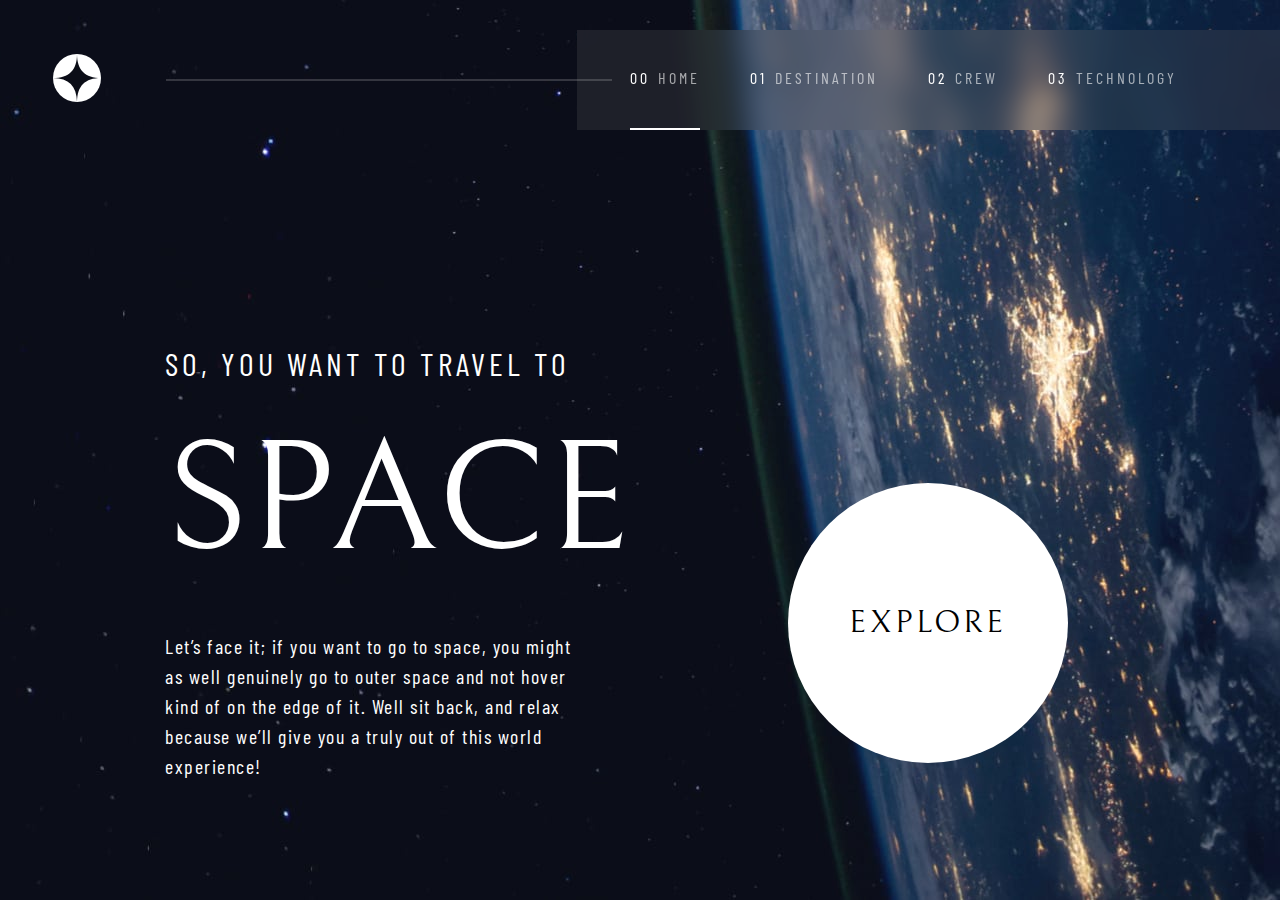
<file: space-tourism-website-main/starter-code/index.html>
<!DOCTYPE html>
<html lang="en">
<head>
  <meta charset="UTF-8">
  <meta name="viewport" content="width=device-width, initial-scale=1.0">
  <link rel="preconnect" href="https://fonts.googleapis.com">
  <link rel="preconnect" href="https://fonts.gstatic.com" crossorigin>
  <link href="https://fonts.googleapis.com/css2?family=Barlow+Condensed&family=Bellefair&display=swap" rel="stylesheet">
  <link rel="icon" type="image/png" sizes="32x32" href="./assets/favicon-32x32.png">
  <link rel="stylesheet" href="./css/style.css">
  <title>Frontend Mentor | Space tourism website</title>
</head>
<body>
  <div class="wraper">
    <div class="header-container">
      <header>
        <div class="logo">
          <img src="./assets/shared/logo.svg" alt="Website Logo">
        </div>
        <div class="mid-line"></div>
        <nav>
          <ul>
            <li>
              <a href="index.html" class="home-link">
                <div class="number">00</div>  
                HOME
              </a>
            </li>
            <li>
              <a href="destination.html" class="destination-link">
                <div class="number">01</div>
                DESTINATION
              </a>
            </li>
            <li>
              <a href="crew.html" class="crew-link">
                <div class="number">02</div>
                CREW
              </a>
            </li>
            <li>
              <a href="technology.html" class="technology-link">
                <div class="number">03</div>
                TECHNOLOGY
              </a>
            </li>
          </ul>
        </nav>
        <div class="hamburger">
          <li class="line line-1"></li>
          <li class="line line-2"></li>
          <li class="line line-3"></li>
        </div>
      </header>
    </div>
    <main class="home-grid">
      <section class="text-cont">
        <div class="text">
          <h3>So, you want to travel to</h3>
          <h1>Space</h1>      
          <p>Let’s face it; if you want to go to space, you might as well genuinely go to 
            outer space and not hover kind of on the edge of it. Well sit back, and relax 
            because we’ll give you a truly out of this world experience!</p>
        </div>
      </section>
      <section class="explore-cont">
        <div class="circle-layer">
          <div class="circle">
            <a href="destination.html">Explore</a>
          </div>
        </div>
      </section>
    </main>
  </div>
  <script src="./js/app.js"></script>
</body>
</html>
</file>
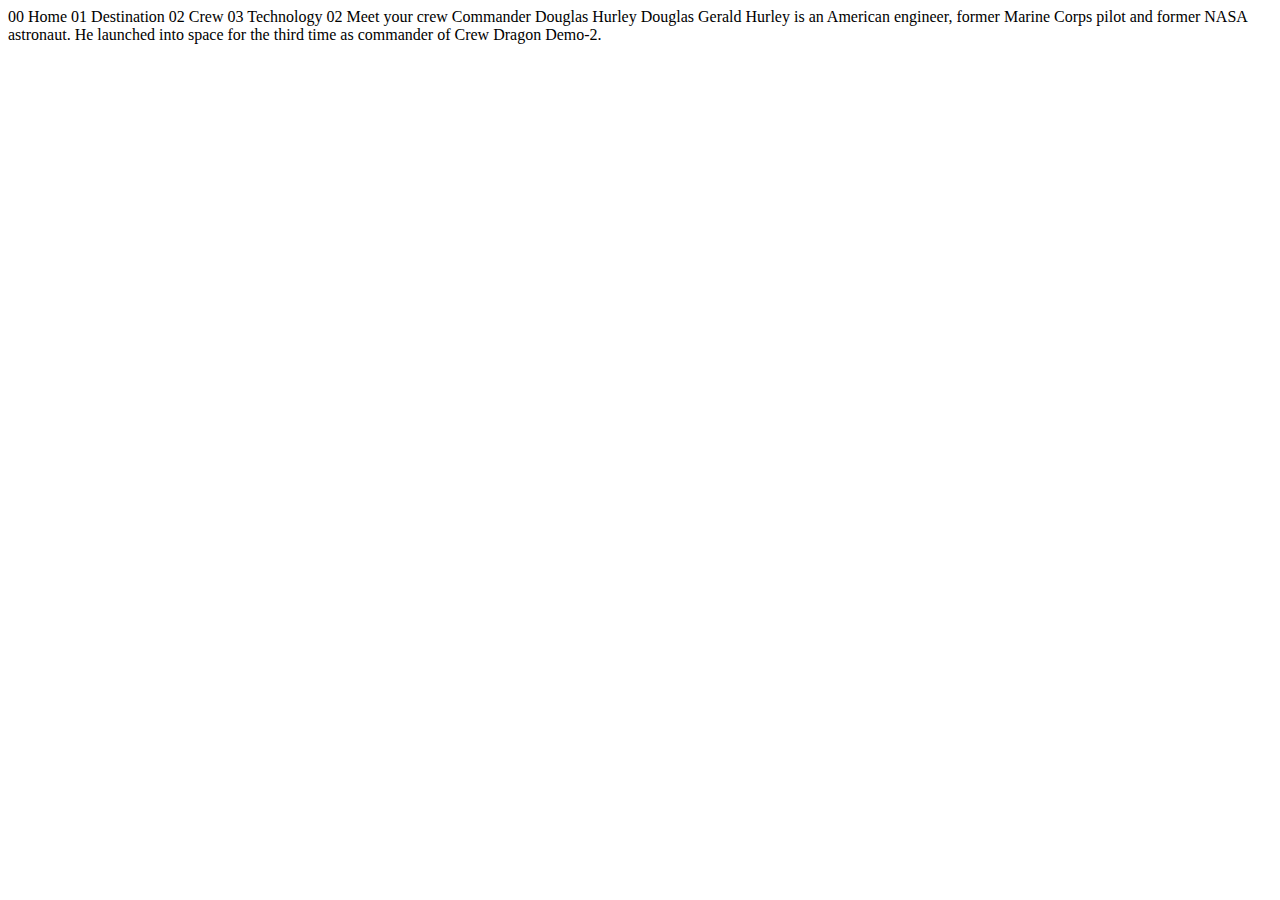
<file: space-tourism-website-main/starter-code/crew-commander.html>
<!DOCTYPE html>
<html lang="en">
<head>
  <meta charset="UTF-8">
  <meta name="viewport" content="width=device-width, initial-scale=1.0">

  <link rel="icon" type="image/png" sizes="32x32" href="./assets/favicon-32x32.png">
  
  <title>Frontend Mentor | Space tourism website</title>
</head>
<body>

  00 Home
  01 Destination
  02 Crew
  03 Technology

  02 Meet your crew

  Commander
  Douglas Hurley

  Douglas Gerald Hurley is an American engineer, former Marine Corps pilot 
  and former NASA astronaut. He launched into space for the third time as 
  commander of Crew Dragon Demo-2.
</body>
</html>
</file>
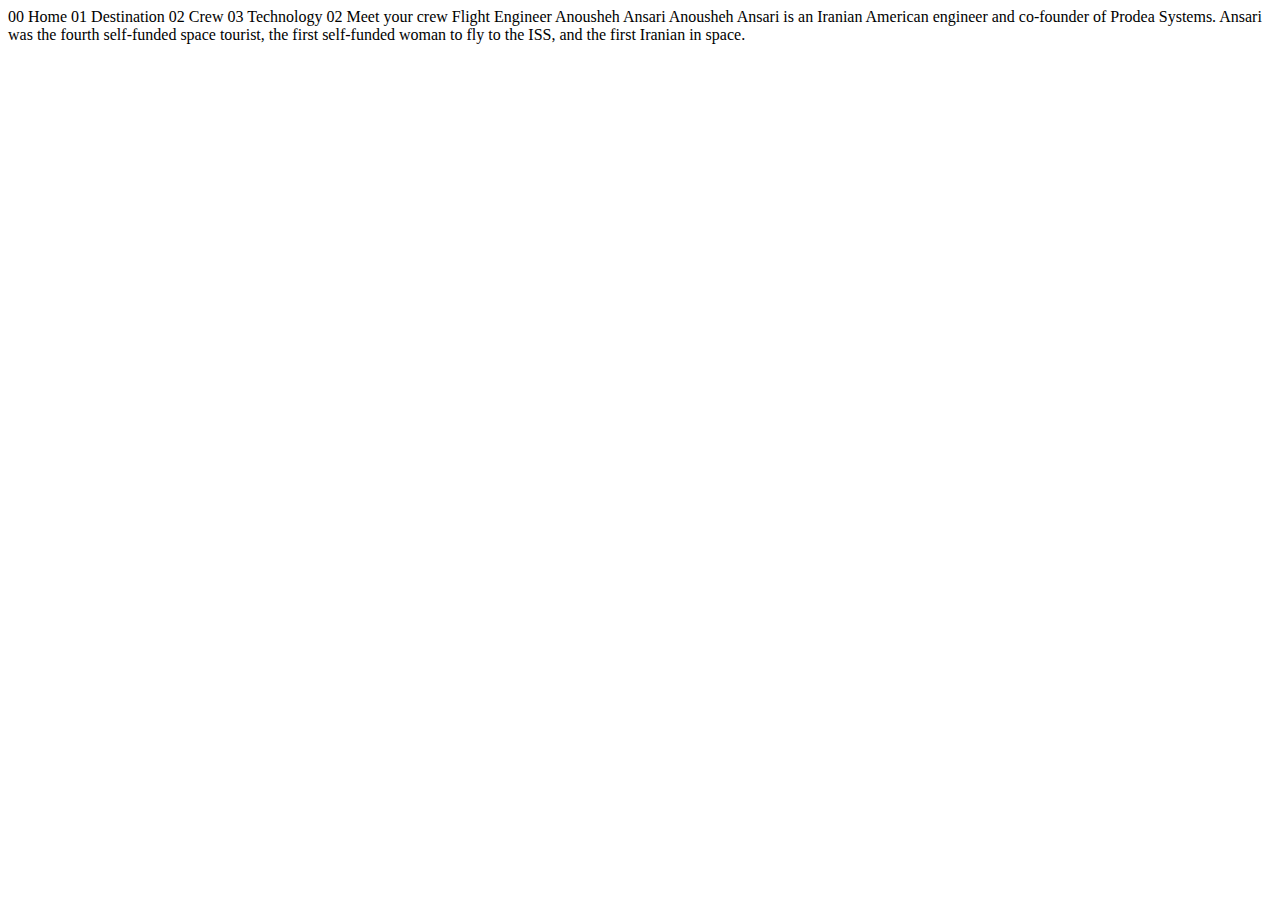
<file: space-tourism-website-main/starter-code/crew-engineer.html>
<!DOCTYPE html>
<html lang="en">
<head>
  <meta charset="UTF-8">
  <meta name="viewport" content="width=device-width, initial-scale=1.0">

  <link rel="icon" type="image/png" sizes="32x32" href="./assets/favicon-32x32.png">
  
  <title>Frontend Mentor | Space tourism website</title>
</head>
<body>

  00 Home
  01 Destination
  02 Crew
  03 Technology

  02 Meet your crew

  Flight Engineer
  Anousheh Ansari

  Anousheh Ansari is an Iranian American engineer and co-founder of Prodea Systems. 
  Ansari was the fourth self-funded space tourist, the first self-funded woman to 
  fly to the ISS, and the first Iranian in space. 
</body>
</html>
</file>
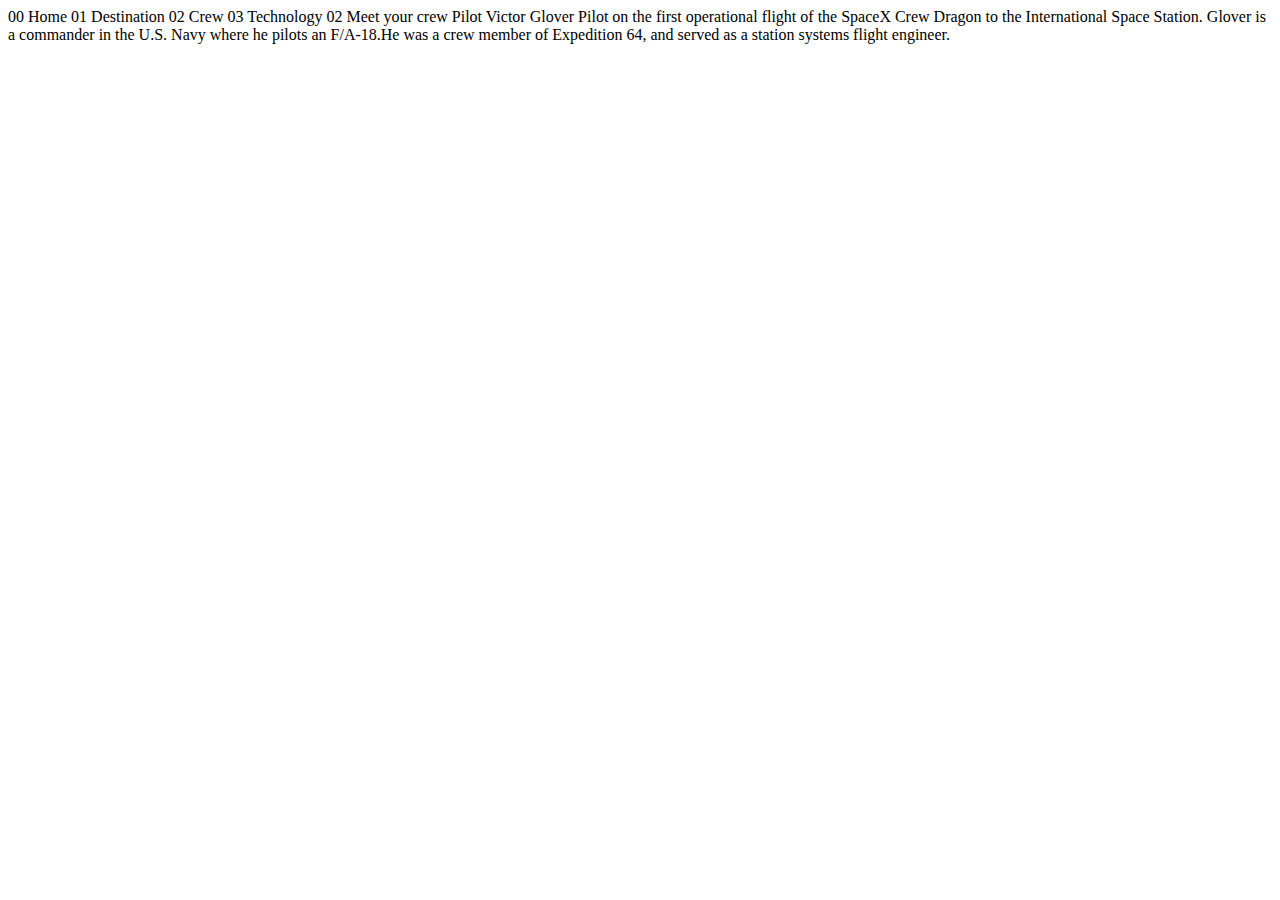
<file: space-tourism-website-main/starter-code/crew-pilot.html>
<!DOCTYPE html>
<html lang="en">
<head>
  <meta charset="UTF-8">
  <meta name="viewport" content="width=device-width, initial-scale=1.0">

  <link rel="icon" type="image/png" sizes="32x32" href="./assets/favicon-32x32.png">
  
  <title>Frontend Mentor | Space tourism website</title>
</head>
<body>

  00 Home
  01 Destination
  02 Crew
  03 Technology

  02 Meet your crew

  Pilot
  Victor Glover

  Pilot on the first operational flight of the SpaceX Crew Dragon to the 
  International Space Station. Glover is a commander in the U.S. Navy where 
  he pilots an F/A-18.He was a crew member of Expedition 64, and served as a 
  station systems flight engineer. 
</body>
</html>
</file>
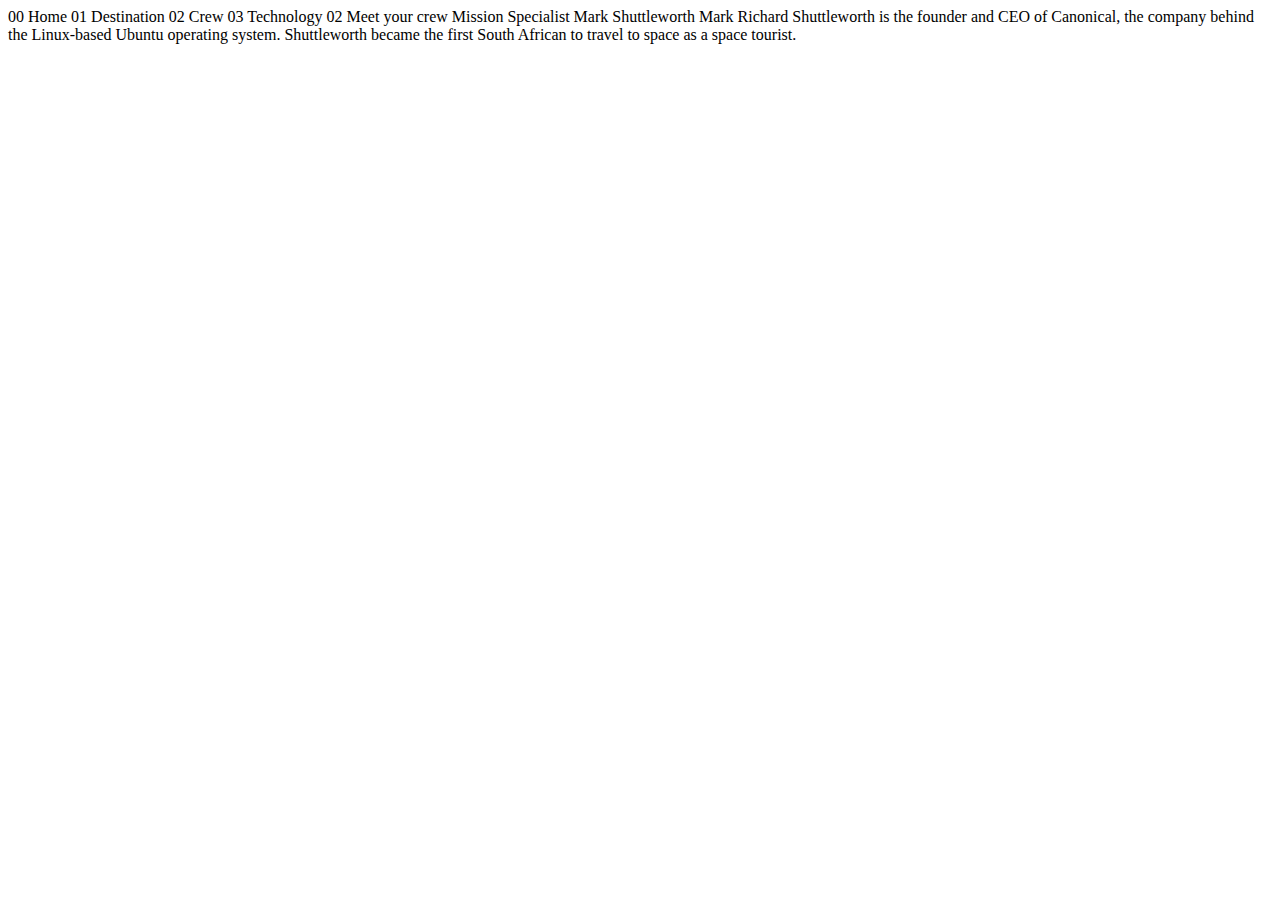
<file: space-tourism-website-main/starter-code/crew-specialist.html>
<!DOCTYPE html>
<html lang="en">
<head>
  <meta charset="UTF-8">
  <meta name="viewport" content="width=device-width, initial-scale=1.0">

  <link rel="icon" type="image/png" sizes="32x32" href="./assets/favicon-32x32.png">
  
  <title>Frontend Mentor | Space tourism website</title>
</head>
<body>

  00 Home
  01 Destination
  02 Crew
  03 Technology

  02 Meet your crew

  Mission Specialist
  Mark Shuttleworth

  Mark Richard Shuttleworth is the founder and CEO of Canonical, the company behind 
  the Linux-based Ubuntu operating system. Shuttleworth became the first South 
  African to travel to space as a space tourist.
</body>
</html>
</file>
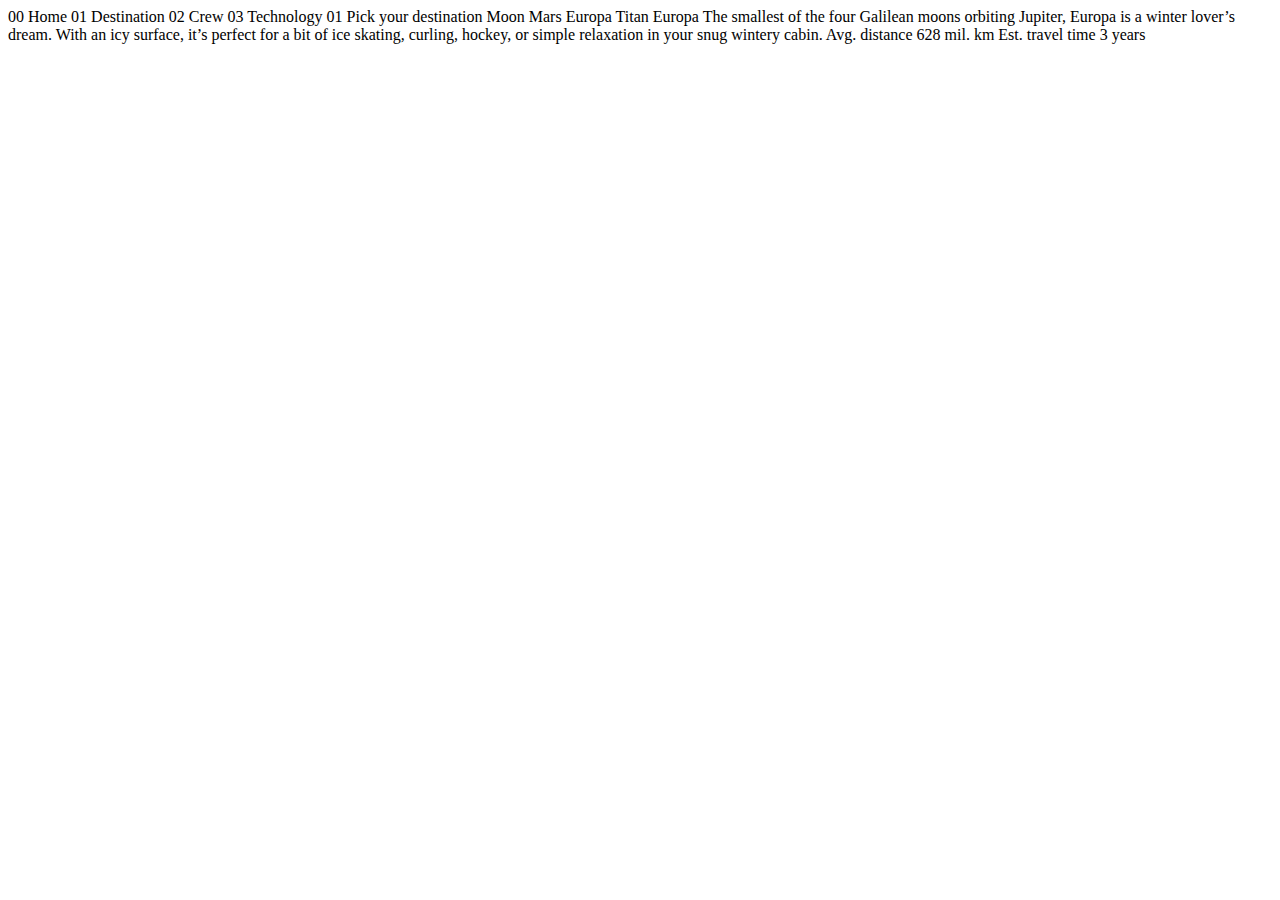
<file: space-tourism-website-main/starter-code/destination-europa.html>
<!DOCTYPE html>
<html lang="en">
<head>
  <meta charset="UTF-8">
  <meta name="viewport" content="width=device-width, initial-scale=1.0">

  <link rel="icon" type="image/png" sizes="32x32" href="./assets/favicon-32x32.png">
  
  <title>Frontend Mentor | Space tourism website</title>
</head>
<body>

  00 Home
  01 Destination
  02 Crew
  03 Technology

  01 Pick your destination

  Moon
  Mars
  Europa
  Titan

  Europa

  The smallest of the four Galilean moons orbiting Jupiter, Europa is a 
  winter lover’s dream. With an icy surface, it’s perfect for a bit of 
  ice skating, curling, hockey, or simple relaxation in your snug 
  wintery cabin.

  Avg. distance
  628 mil. km

  Est. travel time
  3 years
</body>
</html>
</file>
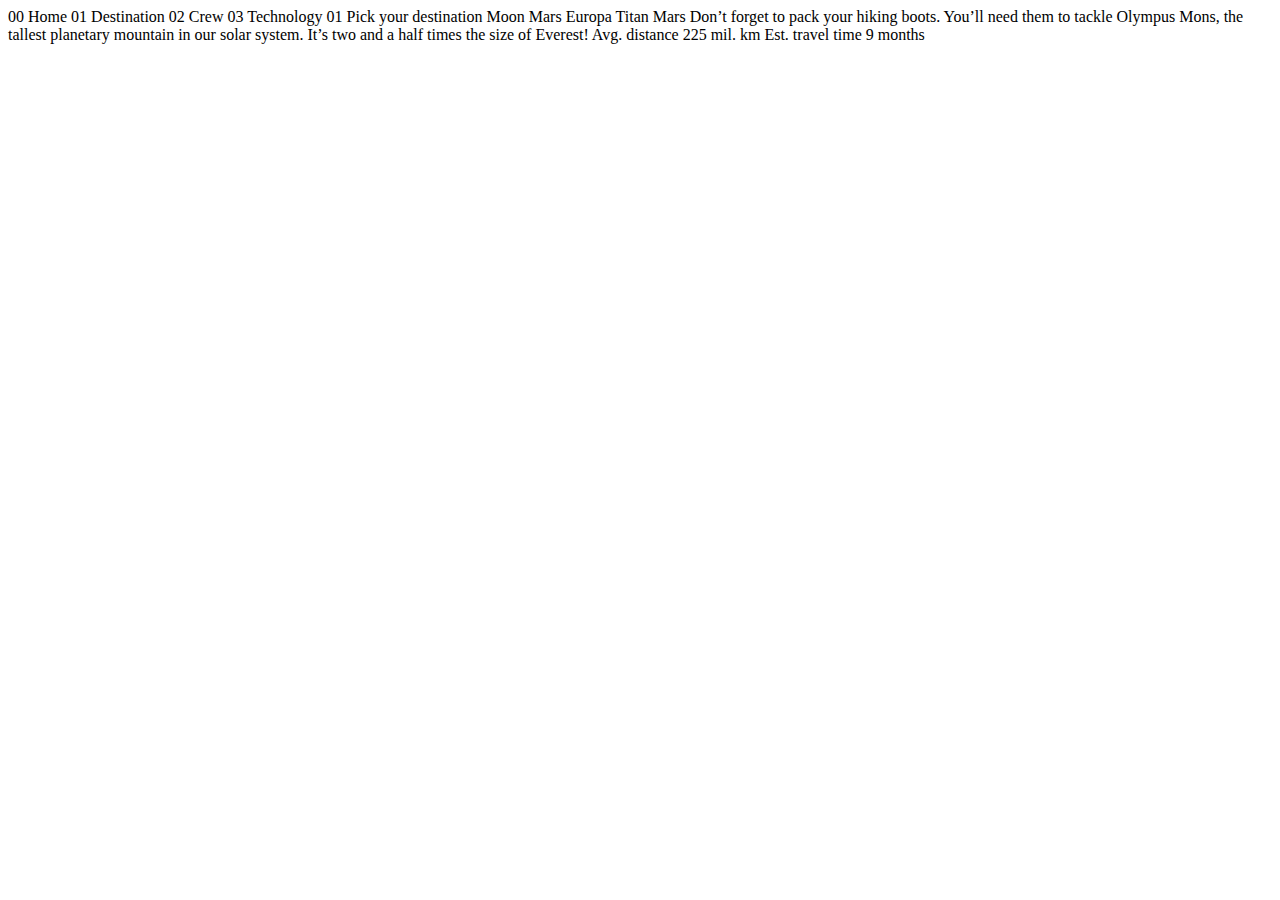
<file: space-tourism-website-main/starter-code/destination-mars.html>
<!DOCTYPE html>
<html lang="en">
<head>
  <meta charset="UTF-8">
  <meta name="viewport" content="width=device-width, initial-scale=1.0">

  <link rel="icon" type="image/png" sizes="32x32" href="./assets/favicon-32x32.png">
  
  <title>Frontend Mentor | Space tourism website</title>
</head>
<body>

  00 Home
  01 Destination
  02 Crew
  03 Technology

  01 Pick your destination

  Moon
  Mars
  Europa
  Titan

  Mars

  Don’t forget to pack your hiking boots. You’ll need them to tackle Olympus Mons, 
  the tallest planetary mountain in our solar system. It’s two and a half times 
  the size of Everest!

  Avg. distance
  225 mil. km

  Est. travel time
  9 months
</body>
</html>
</file>
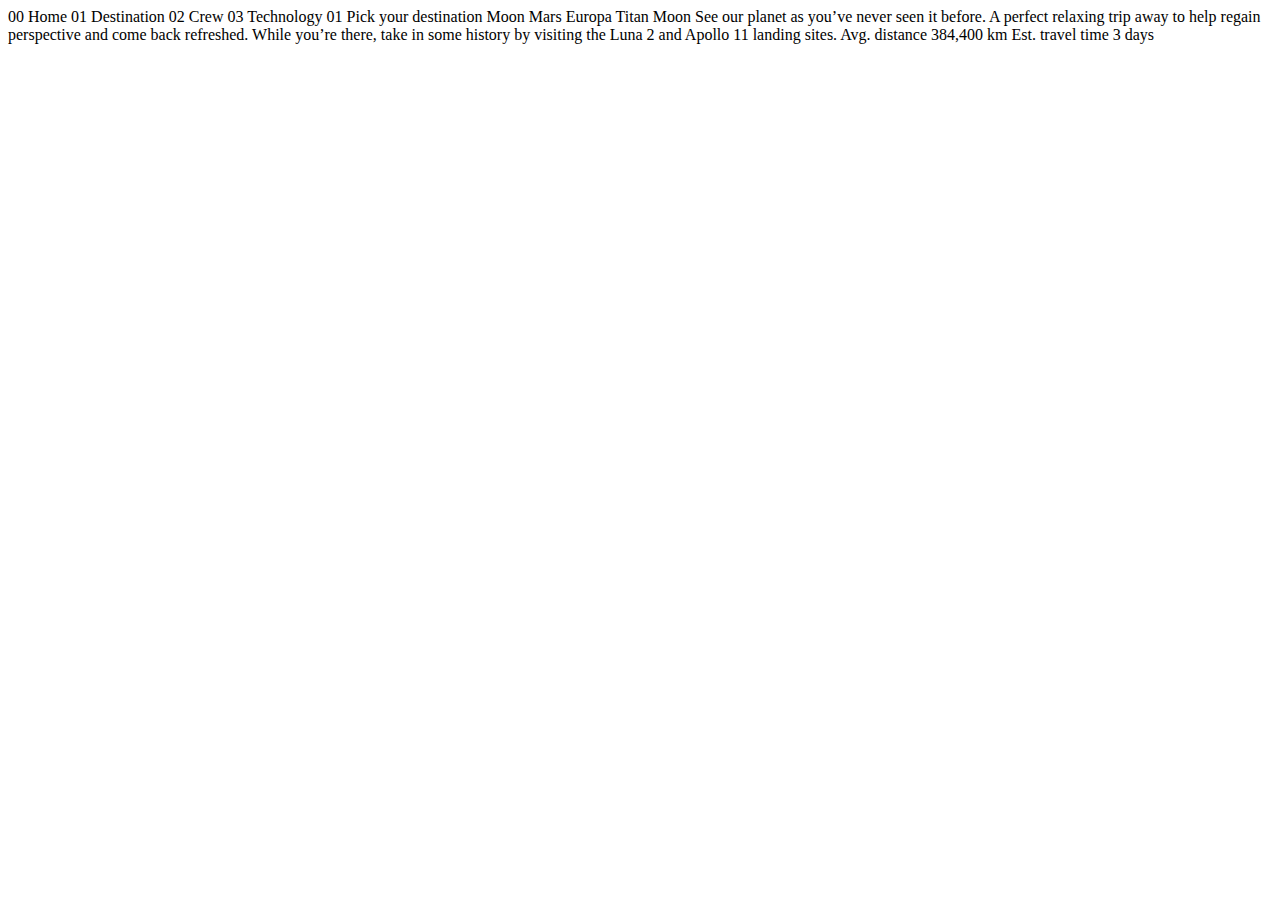
<file: space-tourism-website-main/starter-code/destination-moon.html>
<!DOCTYPE html>
<html lang="en">
<head>
  <meta charset="UTF-8">
  <meta name="viewport" content="width=device-width, initial-scale=1.0">

  <link rel="icon" type="image/png" sizes="32x32" href="./assets/favicon-32x32.png">
  
  <title>Frontend Mentor | Space tourism website</title>
</head>
<body>

  00 Home
  01 Destination
  02 Crew
  03 Technology

  01 Pick your destination

  Moon
  Mars
  Europa
  Titan

  Moon

  See our planet as you’ve never seen it before. A perfect relaxing trip away to help 
  regain perspective and come back refreshed. While you’re there, take in some history 
  by visiting the Luna 2 and Apollo 11 landing sites.

  Avg. distance
  384,400 km

  Est. travel time
  3 days
</body>
</html>
</file>
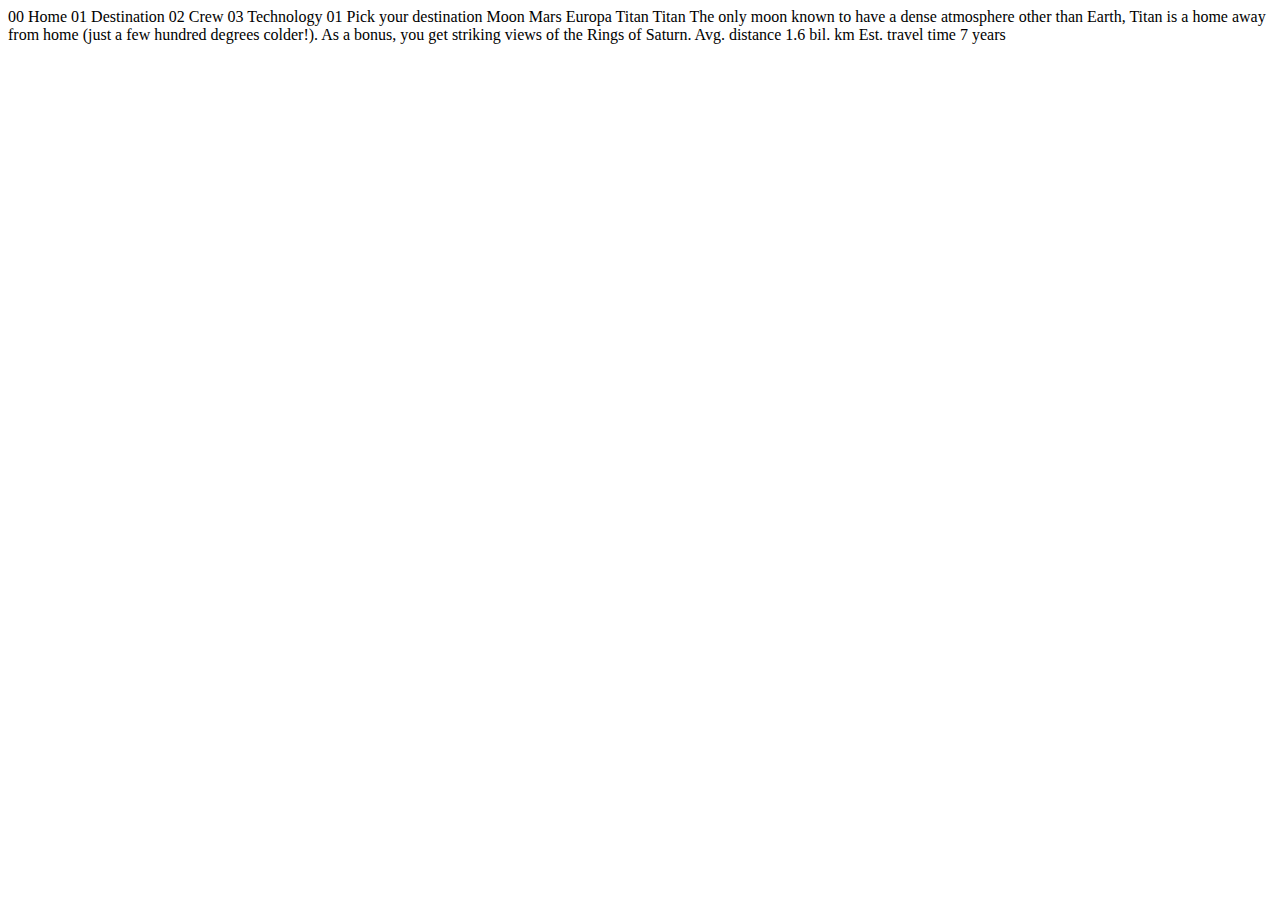
<file: space-tourism-website-main/starter-code/destination-titan.html>
<!DOCTYPE html>
<html lang="en">
<head>
  <meta charset="UTF-8">
  <meta name="viewport" content="width=device-width, initial-scale=1.0">

  <link rel="icon" type="image/png" sizes="32x32" href="./assets/favicon-32x32.png">
  
  <title>Frontend Mentor | Space tourism website</title>
</head>
<body>

  00 Home
  01 Destination
  02 Crew
  03 Technology

  01 Pick your destination

  Moon
  Mars
  Europa
  Titan

  Titan

  The only moon known to have a dense atmosphere other than Earth, Titan 
  is a home away from home (just a few hundred degrees colder!). As a 
  bonus, you get striking views of the Rings of Saturn.

  Avg. distance
  1.6 bil. km

  Est. travel time
  7 years
</body>
</html>
</file>
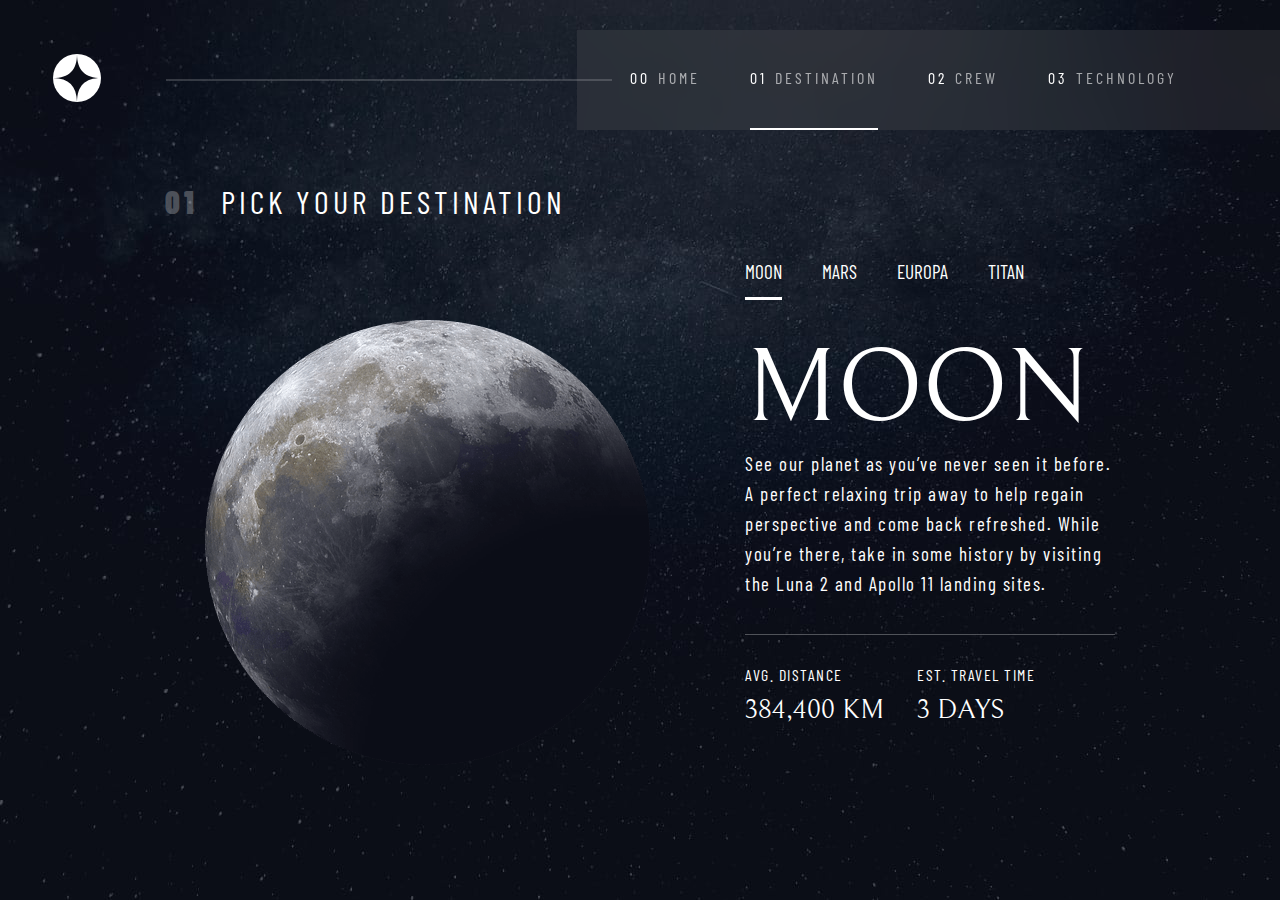
<file: space-tourism-website-main/starter-code/destination.html>
<!DOCTYPE html>
<html lang="en">
<head>
  <meta charset="UTF-8">
  <meta name="viewport" content="width=device-width, initial-scale=1.0">
  <link rel="preconnect" href="https://fonts.googleapis.com">
  <link rel="preconnect" href="https://fonts.gstatic.com" crossorigin>
  <link href="https://fonts.googleapis.com/css2?family=Barlow+Condensed&family=Bellefair&display=swap" rel="stylesheet">
  <link rel="icon" type="image/png" sizes="32x32" href="./assets/favicon-32x32.png">
  <link rel="stylesheet" href="./css/style.css">
  <title>Frontend Mentor | Space tourism website</title>
</head>
<body>
  <div class="wraper destination">
    <div class="header-container">
      <header>
        <div class="logo">
          <img src="./assets/shared/logo.svg" alt="Website Logo">
        </div>
        <div class="mid-line"></div>
        <nav>
          <ul>
            <li>
              <a href="index.html" class="home-link-dest-page">
                <div class="number">00</div>  
                HOME
              </a>
            </li>
            <li>
              <a href="destination.html" class="destination-link-dest-page">
                <div class="number">01</div>
                DESTINATION
              </a>
            </li>
            <li>
              <a href="crew.html" class="crew-link-dest-page">
                <div class="number">02</div>
                CREW
              </a>
            </li>
            <li>
              <a href="technology.html" class="technology-link-dest-page">
                <div class="number">03</div>
                TECHNOLOGY
              </a>
            </li>
          </ul>
        </nav>
        <div class="hamburger">
          <li class="line line-1"></li>
          <li class="line line-2"></li>
          <li class="line line-3"></li>
        </div>
      </header>
    </div>
    <main class="destination-grid">
        <div class="title-cont">
          <div class="number">01</div>
          <div class="title">Pick your destination</div>
        </div>
          <div class="planet-cont">
            <div class="planet-img-cont">
  
            </div>
          </div>
          <div class="planet-info-wrap">
            <div class="planet-info-cont">
              <ul>
                <li class="moon active" value="0">Moon</li>
                <li class="mars" value="1">Mars</li>
                <li class="europa" value="2">Europa</li>
                <li class="titan" value="3">Titan</li>
              </ul>
              <div class="planet-name">
                <!--Planet Name H1-->
              </div>
              <p class="description"> </p>
                <div class="distance-cont">
                  <div class="total-dist-cont">
                    <div class="total-dist">
                      <h3>AVG. DISTANCE</h3>
                      <p class="distance"></p>
                    </div>
                    <div class="total-dist-number">
                      <h3>EST. TRAVEL TIME</h3>
                      <p class="time"></p>
                    </div>
                  </div>
  
                </div>
            </div>
          </div>
    </main>
  </div>
  <script src="./js/destination.js"></script>
  <script src="./js/app.js"></script>
</body>
</html>
</file>
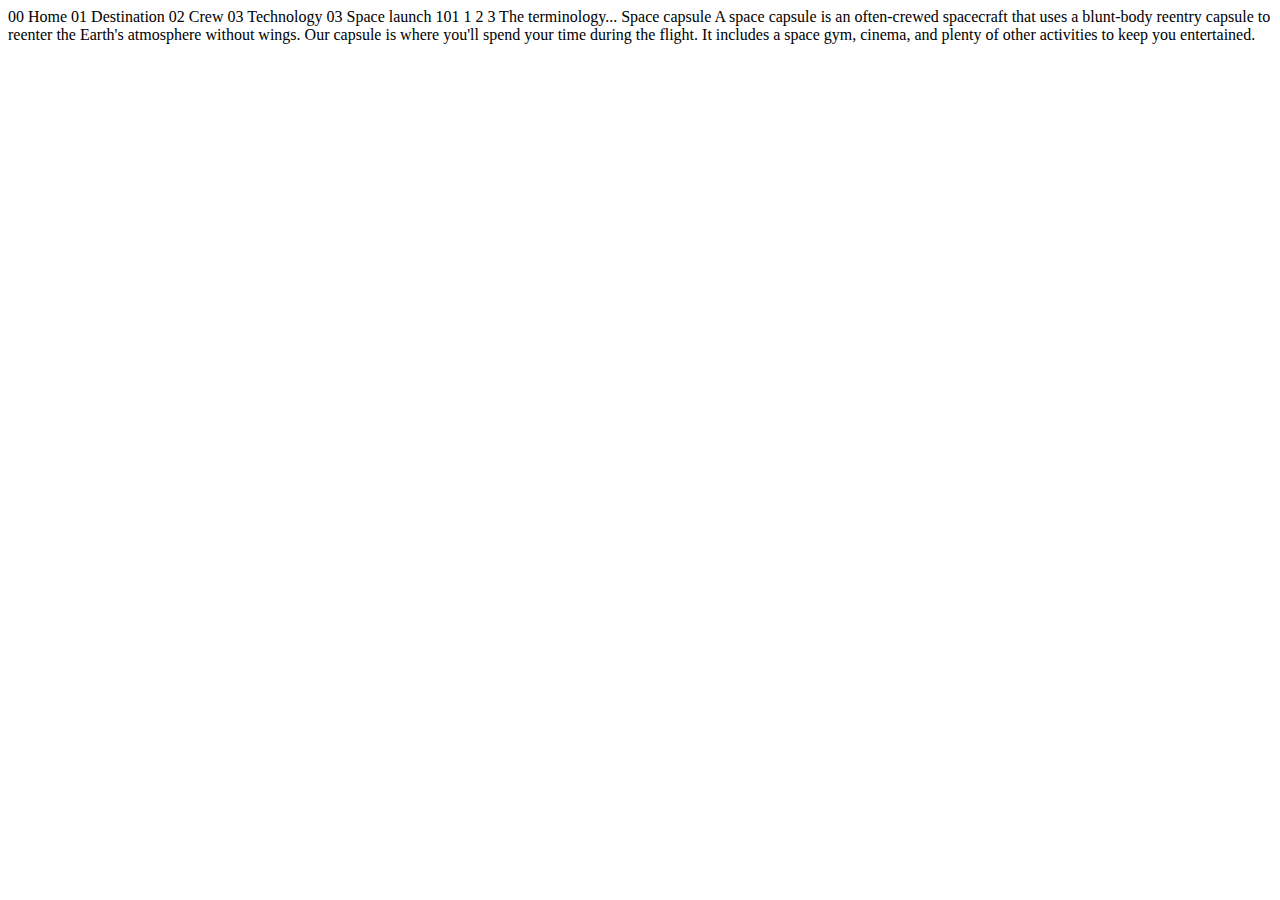
<file: space-tourism-website-main/starter-code/technology-capsule.html>
<!DOCTYPE html>
<html lang="en">
<head>
  <meta charset="UTF-8">
  <meta name="viewport" content="width=device-width, initial-scale=1.0">

  <link rel="icon" type="image/png" sizes="32x32" href="./assets/favicon-32x32.png">
  
  <title>Frontend Mentor | Space tourism website</title>
</head>
<body>

  00 Home
  01 Destination
  02 Crew
  03 Technology

  03 Space launch 101

  1
  2
  3

  The terminology...
  Space capsule

  A space capsule is an often-crewed spacecraft that uses a blunt-body reentry 
  capsule to reenter the Earth's atmosphere without wings. Our capsule is where 
  you'll spend your time during the flight. It includes a space gym, cinema, 
  and plenty of other activities to keep you entertained.
</body>
</html>
</file>
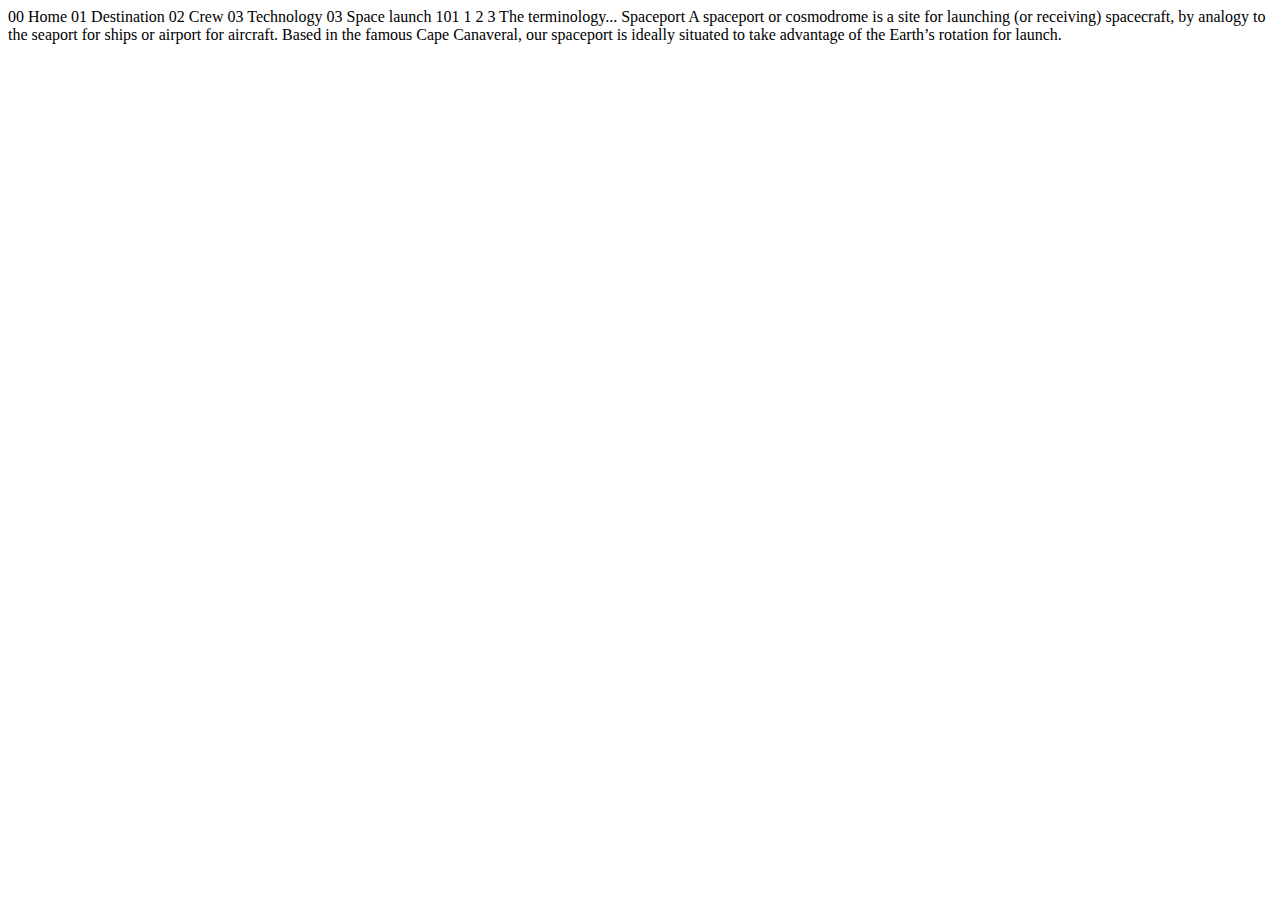
<file: space-tourism-website-main/starter-code/technology-spaceport.html>
<!DOCTYPE html>
<html lang="en">
<head>
  <meta charset="UTF-8">
  <meta name="viewport" content="width=device-width, initial-scale=1.0">

  <link rel="icon" type="image/png" sizes="32x32" href="./assets/favicon-32x32.png">
  
  <title>Frontend Mentor | Space tourism website</title>
</head>
<body>

  00 Home
  01 Destination
  02 Crew
  03 Technology

  03 Space launch 101

  1
  2
  3

  The terminology...
  Spaceport

  A spaceport or cosmodrome is a site for launching (or receiving) spacecraft, 
  by analogy to the seaport for ships or airport for aircraft. Based in the 
  famous Cape Canaveral, our spaceport is ideally situated to take advantage 
  of the Earth’s rotation for launch.
</body>
</html>
</file>
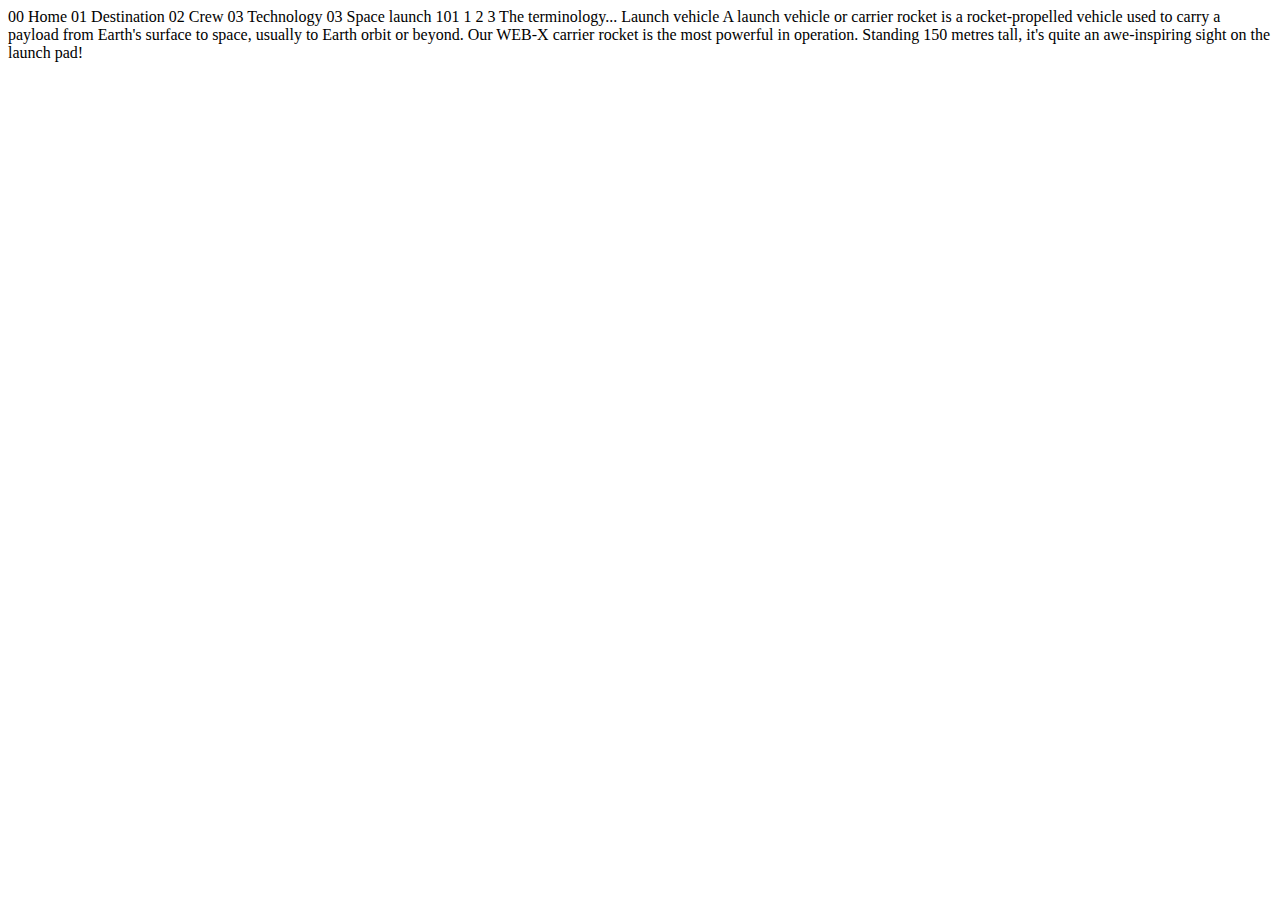
<file: space-tourism-website-main/starter-code/technology-vehicle.html>
<!DOCTYPE html>
<html lang="en">
<head>
  <meta charset="UTF-8">
  <meta name="viewport" content="width=device-width, initial-scale=1.0">

  <link rel="icon" type="image/png" sizes="32x32" href="./assets/favicon-32x32.png">
  
  <title>Frontend Mentor | Space tourism website</title>
</head>
<body>

  00 Home
  01 Destination
  02 Crew
  03 Technology

  03 Space launch 101

  1
  2
  3

  The terminology...
  Launch vehicle

  A launch vehicle or carrier rocket is a rocket-propelled vehicle used to carry a 
  payload from Earth's surface to space, usually to Earth orbit or beyond. Our 
  WEB-X carrier rocket is the most powerful in operation. Standing 150 metres tall, 
  it's quite an awe-inspiring sight on the launch pad!
</body>
</html>
</file>
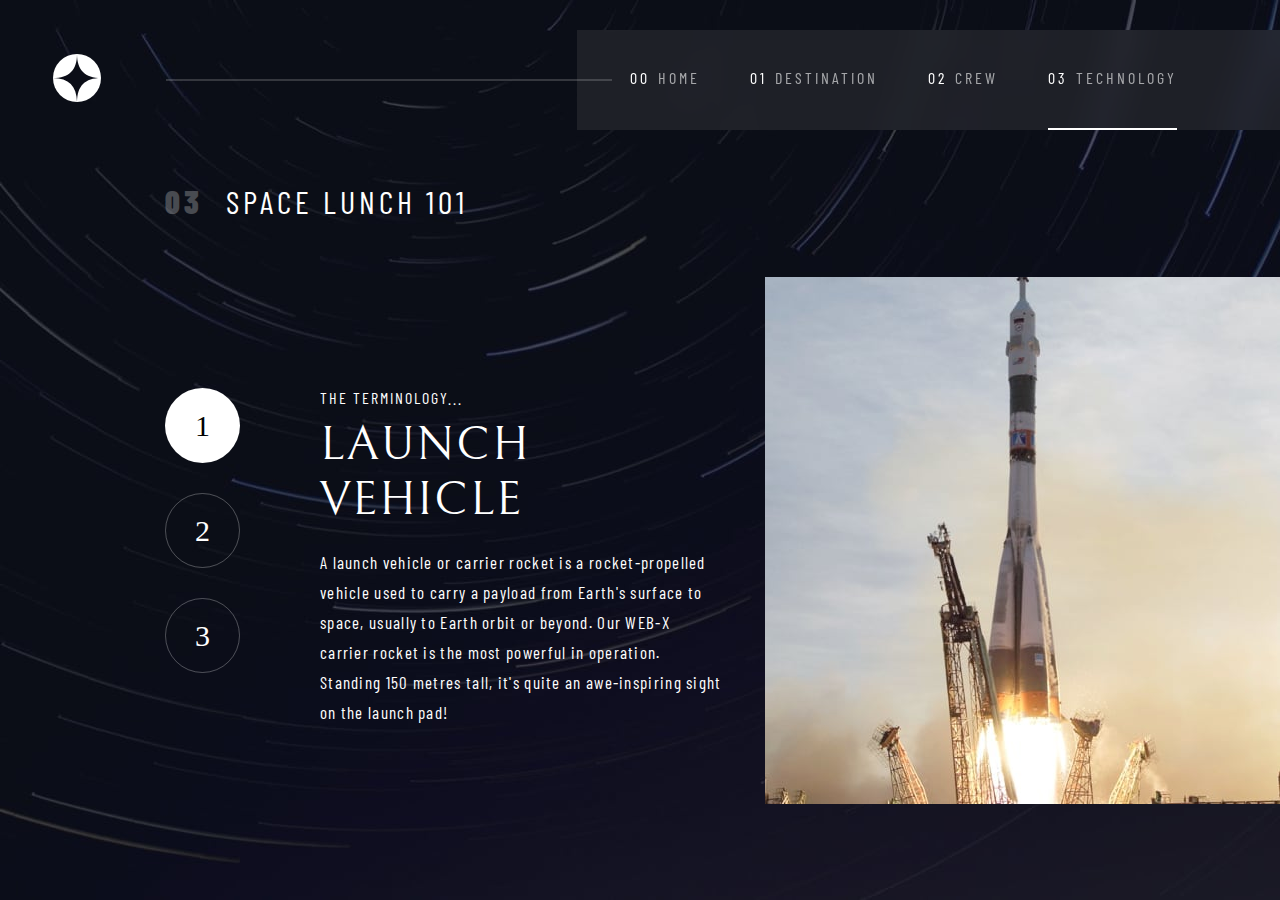
<file: space-tourism-website-main/starter-code/technology.html>
<!DOCTYPE html>
<html lang="en">
<head>
  <meta charset="UTF-8">
  <meta name="viewport" content="width=device-width, initial-scale=1.0">
  <link rel="preconnect" href="https://fonts.googleapis.com">
  <link rel="preconnect" href="https://fonts.gstatic.com" crossorigin>
  <link href="https://fonts.googleapis.com/css2?family=Barlow+Condensed&family=Bellefair&display=swap" rel="stylesheet">
  <link rel="icon" type="image/png" sizes="32x32" href="./assets/favicon-32x32.png">
  <link rel="stylesheet" href="./css/style.css">
  <title>Frontend Mentor | Space tourism website</title>
</head>
<body>
  <div class="wraper technology">
    <div class="header-container">
      <header>
        <div class="logo">
          <img src="./assets/shared/logo.svg" alt="Website Logo">
        </div>
        <div class="mid-line"></div>
        <nav>
          <ul>
            <li>
              <a href="index.html" class="home-link-technology-page">
                <div class="number">00</div>  
                HOME
              </a>
            </li>
            <li>
              <a href="destination.html" class="destination-link-technology-page">
                <div class="number">01</div>
                DESTINATION
              </a>
            </li>
            <li>
              <a href="crew.html" class="crew-link-technology-page">
                <div class="number">02</div>
                CREW
              </a>
            </li>
            <li>
              <a href="technology.html" class="technology-link-technology-page">
                <div class="number">03</div>
                TECHNOLOGY
              </a>
            </li>
          </ul>
        </nav>
        <div class="hamburger">
          <li class="line line-1"></li>
          <li class="line line-2"></li>
          <li class="line line-3"></li>
        </div>
      </header>
    </div>
    <main class="technology-grid">
      <div class="title-cont">
        <div class="number">03</div>
        <div class="title">Space lunch 101</div>
      </div> 
        <div class="technology-info-wrap">
          <div class="technology-info-cont">
            <div class="technology-text-cont">
                <ul class="number-btns">
                  <li class="active-numb">1</li>
                  <li>2</li>
                  <li>3</li>
                </ul>
                <div class="technology-info">
                  <h3>The terminology...</h3>
                  <div class="tech-name-cont">
        
                  </div>
                  <div class="tech-text-cont">
        
                  </div>
                </div>
            </div>
          </div>
        </div>
        <div class="technology-img-wrap">
          <div class="tech-img-cont">

          </div>
        </div>
    </main>
  </div>
  <script src="./js/technology.js"></script>
  <script src="./js/app.js"></script>
</body>
</html>
</file>
<file: space-tourism-website-main/starter-code/css/style.css>
*{
    margin: 0;
    padding: 0;
    box-sizing: border-box;
}


:root{
    --main-text:'Barlow Condensed', sans-serif;
    --sub-text:'Bellefair', serif;
}

body{
    color: white;
}

.wraper{
    background-image: url("../assets/home/background-home-desktop.jpg");
    background-repeat: no-repeat;
    background-size: cover;
    background-position: center;
    height: 100vh;
    min-height: 900px;
}


main {
    max-width: 1440px;
    width: 100%;
    margin: 0 auto;
    display: grid;
    grid-template-areas:"title ." 
                        "cont1 cont2";
    grid-template-columns: 1.2fr .8fr;
    place-content: center;
    min-height: 765px;
    padding:0 165px;
}

.header-container{
    padding-top:30px;
    display: flex;
    align-items: flex-end;
}

header{
    display: flex;
    width: 100%;
    max-width: 1440px;
    min-height: 100px;
    margin: 0 auto;
    height: 70%;
    align-items: center;
    position: relative;
}

header .logo{
    margin-left: 53px;
    margin-right: 65px;
}

header .mid-line{
    border: solid 1px rgba(250, 250, 250, 0.177);
    height: 1px;
    width: 38%;
    margin-right: -35px;
    z-index: 99;
}

header nav {
    background-color: rgba(99, 99, 99, 0.224);
    height: 100%;
    -webkit-backdrop-filter: blur(15px);
    -moz-backdrop-filter:blur(15px);
    backdrop-filter:blur(15px);
    width: 60%;
    display: flex;
    justify-content: center;
}


header nav ul{
    display: flex;
    justify-content: center;
    width: 100%;
}

header nav ul .number{
    margin-right: 8px;
    color: white;
    
}

.hamburger{
    position: absolute;
    right: 50px;
    display: none;
}


header nav ul li{
    display: flex;
    align-items: center;
    margin-right: 50px;
    font-family: var(--main-text);
    letter-spacing: 3px;
    cursor: pointer;
}

header nav ul li a{
    text-decoration: none;
    color: rgba(255, 255, 255, 0.608);
    padding: 38px 0;
    height: 100px;
    display: flex;
}

header nav ul .home-link{
    border-bottom: solid 2px white;
}

header nav ul li .home-link:hover{
    border-bottom: solid 2px white;
    cursor:default;
}

header nav ul li a:hover{
    border-bottom: solid 2px rgba(210, 210, 210, 0.411);
}


/*Main container styling*/

.home-grid{
    max-width: 1440px;
    width: 100%;
    margin: 0 auto;
    display: grid;
    grid-template-areas: "cont1 cont2";
    grid-template-columns: 1fr 1fr;
    grid-template-rows: 85vh;
}


.text-cont{
    display: flex;
    grid-area: cont1;
}

.text{
    width: 90%;
    display: flex;
    padding-right: 0;
    flex-direction: column;
    justify-content: center;
    margin-top: 100px;
    animation:  techtext .6s ease-in;
}

.text h3{
    font-size: 2rem;
    font-family: var(--main-text);
    text-transform: uppercase;
    letter-spacing: 4px;
    font-weight: 400;
}

.text h1{
    font-size: 9.8rem;
    font-family: var(--sub-text);
    text-transform: uppercase;
    margin-top: 30px;
    font-weight: 400;
}

.text p{
    font-family: var(--main-text);
    margin-top: 40px;
    font-size: 20px;
    line-height: 30px;
    letter-spacing: 1.5px;
}


/*Explore container styling*/


.explore-cont{
    display: flex;
    align-items: center;
    justify-content: center;
    grid-area: cont2;
}

.circle{
    background-color: rgb(255, 255, 255);
    color: black;
    font-size: 2rem;
    text-transform: uppercase;
    font-family: var(--sub-text);
    letter-spacing: 3px;
    display: flex;
    align-items: center;
    justify-content: center;
    height: 280px;
    width: 280px;
    border-radius: 50%;
}

.circle-layer{
    cursor: pointer;
    width: 280px;
    height: 280px;
    border-radius: 50%;
    display: flex;
    align-items: center;
    justify-content: center;
    margin-top: 220px;
    margin-left: 100px;
    transition: all ease-out .5s;
    animation: scalein 1s ease-in;
}

.circle a{
    text-decoration: none;
    color: black;
}

 .circle-layer:hover{
    background-color: rgba(139, 139, 139, 0.396);
    backdrop-filter:blur(3px);
    width: 450px;
    height: 450px;
    transition: all ease-in-out .5s;
}


/*Animations*/

@keyframes scalein {
   0%{
       transform: scale(.3);
       opacity: 0;
   }

   50%{
       transform: scale(1.2);
       opacity: .2;
   }

   100%{
       transform: scale(1);
       opacity: 1;
   }
    
}


/*Destination Page styling*/

header nav ul .destination-link-dest-page{
    border-bottom: solid 2px white;
}

header nav ul li .destination-link-dest-page:hover{
    border-bottom: solid 2px white;
    cursor:default;
}

.destination{
    background-image: url("../assets/destination/background-destination-desktop.jpg");
}

.destination-grid{
    max-width: 1440px;
    width: 100%;
    margin: 0 auto;
    display: grid;
    grid-template-areas:"title ." 
                        "cont1 cont2";
    grid-template-columns: 1.2fr .8fr;
    grid-template-rows: 10vh 75vh;
    place-content: center;
}

 .title-cont{
    display: flex;
    font-size: 2rem;
    font-family: var(--main-text);
    text-transform: uppercase;
    align-items: flex-end;
    letter-spacing: 4px;
    grid-area: title;
}

 .title-cont .number{
    margin-right: 23px;
    opacity: .25;
    font-weight: 900;
}

.planet-cont{
    grid-area: cont1;
    height: 100%;
    display: flex;
    justify-content: center;
    padding-top: 100px;
}

.planet-img-cont{
    height: 460px;
    width: 460px;
    margin-top: 0;
    margin-right: 30px;
}

.planet-img-cont img{
  animation: fadeIn .5s ease-in-out;
}

@keyframes fadeIn {
    from{
        opacity: 0;
        transform: scale(.5);
    }

    to{
        opacity:1;
        transform: scale(1);
    }
}

@keyframes appearRight {
    from{ 
        transform: scale(.1);
        opacity: 0;
    }

    to{
        transform: scale(1);
    }
}

.planet-info-cont{
    margin-left: 10px;
}

.planet-info-wrap{
    display: flex;
    grid-area: cont2;
    flex-direction: column;
    margin-top:40px;
    width: 100%;
}


.planet-info-wrap ul{
    display: flex;
    margin-bottom: 30px;
}

.planet-info-wrap ul li{
    list-style:none;
    font-size: 1.2rem;
    text-transform: uppercase;
    font-family: var(--main-text);
    margin-right: 40px;
    height: 40px;
    cursor: pointer;
}

.planet-info-wrap ul li.active{
    border-bottom: solid 3px white;
}

.planet-info-wrap ul li:hover{
    border-bottom: solid 2px rgba(255, 255, 255, 0.41);
}

.planet-info-wrap .planet-name{
    overflow-y: hidden;
    height: 119px;
}

.planet-info-wrap  h1{
    font-size: 6.5rem;
    font-family: var(--sub-text);
    font-weight: 400;
    margin-bottom: 20px;
    animation: appearRight ease-in .4s;
}

.planet-info-wrap .description{
   font-family: var(--main-text);
   line-height: 30px;
   font-size: 19px;
   letter-spacing: 1.5px;
   height: 150px;
}


/*Distance styling*/

.total-dist-cont{
    display: flex;
    font-family: var(--main-text);
    font-weight: 400;
    margin-top: 35px;
    padding-top: 30px;
    border-top: solid 1px rgba(255, 255, 255, 0.285);
    justify-content: space-between;
}

.total-dist-cont p{
    font-family: var(--sub-text);
    text-transform: uppercase;
    font-size: 1.7rem;
    font-weight: 400;
}

.total-dist-number{
    margin-right: 80px;
}

.total-dist-cont h3{
    font-size:1rem;
    font-weight: 400;
    letter-spacing: 1.5px;
    margin-bottom: 10px;
}



/*CREW STYLING****************************************/

header nav ul .crew-link-crew-page{
    border-bottom: solid 2px white;
}

header nav ul li .crew-link-crew-page:hover{
    border-bottom: solid 2px white;
    cursor:default;
}

.crew{
    background-image:url("../assets/crew/background-crew-desktop.jpg");
}


.crew-grid {
    grid-template-areas:"title cont2" 
                        "cont1 cont2";
    grid-template-columns: 1fr 1fr;
    grid-template-rows: 10vh 75vh;
    min-height: 765px;
}

.crew-info-cont{
        display: flex;
        grid-area: cont1;
        align-items: center;
        width: 100%;
}


.crew-img-cont{
    display: flex;
    grid-area: cont2;
    justify-content: flex-start;
    overflow:hidden;
    height: 100%;
    width: auto;
}

.crew-img-cont .crew-img{ 
    display: flex;
    align-items: flex-end;
}


.crew-img-cont img{
    animation: rise .6s ease-in;
    height: 90%; 
    max-height: 600px;  
}


.crew-title-cont h3{
    font-size:2.3rem;
    font-family: var(--sub-text);
    font-weight: 400;
    margin-bottom: 1.3rem;
    color: rgba(255, 255, 255, 0.668);
}

.crew-name-cont h2{
    font-size: 3.1rem;
    font-family: var(--sub-text);
    margin-bottom: 35px;
    font-weight: 400;
}

.crew-text-wraper{
    animation: decend .5s ease-in;
}

.crew-bio-cont{
    max-width: 500px;
    width: 455px;
}

.crew-bio-cont p{
    font-family: var(--main-text);
    letter-spacing: 1.3px;
    line-height: 30px;
    font-size: 19px;
    height: 155px;
    margin-bottom: 80px;
}

.circle-menu{
    list-style: none;
    display: flex;

}

.circle-menu li{
    background-color: rgba(237, 237, 237, 0.333);
    margin-right: 30px;
    border-radius: 50%;
    width: 15px;
    height: 15px;
    cursor: pointer;
}

.circle-menu li.active-circle{
    background-color: rgb(255, 255, 255);
}


.circle-menu li:hover{
    background-color: rgb(255, 255, 255);
}

@keyframes rise {
    from{
        transform: translateY(100%);
        opacity: 0;
    }

    to{
        transform: translateY(0);
        opacity: 1;
    }
}

@keyframes decend {
    from{
        transform: translateX(-100%);
       
    }

    to{
        transform: translateX(0);
        
    }
}



/*TECHNOLOGY STYLING*/

header nav ul .technology-link-technology-page{
    border-bottom: solid 2px white;
}

header nav ul li .technology-link-technology-page:hover{
    border-bottom: solid 2px white;
    cursor:default;
}

.technology-grid {
    grid-template-areas:"title ." 
                        "cont1 cont2";
    grid-template-columns: 1fr 1fr;
    grid-template-rows: 10vh 75vh;
    padding-right: 0;
}


.technology{
    background-image: url("../assets/technology/background-technology-desktop.jpg");
}


.technology-info-wrap{
    display: flex;
    flex-direction: column;
    align-items:center;
    justify-content:center ;
    grid-area: cont1;
}


.technology-info-cont .number{
    margin-right: 23px;
    opacity: .25;
    font-weight: 900;
}


.technology-text-cont {
    display: flex;
    animation: techtext .7s ease-in;
    overflow: hidden;
}


.technology-text-cont .number-btns li{  
    height: 75px;
    width: 75px;
    border: solid 1px rgba(255, 255, 255, 0.28);
    border-radius: 50%;
    margin-bottom: 30px;
    display: flex;
    font-size: 30px;
    justify-content: center;
    align-items: center;
    cursor: pointer;
}

.technology-text-cont .number-btns li.active-numb{  
   background-color: white;
   color: black;
}

.technology-text-cont .number-btns li:hover{  
    border: solid 1.2px white;
 }

.technology-text-cont  h3{
    font-size: 1rem;
    text-transform: uppercase;
    letter-spacing: 2px;
    font-weight: 400;
    font-family: var(--main-text);
}

.technology-text-cont  h2{
    font-size: 3rem;
    text-transform: uppercase;
    letter-spacing: 2px;
    font-weight: 400;
    font-family: var(--sub-text);
    margin-top: 10px;
    margin-bottom: 20px;
    animation: techheader .5s ease-in-out;
}


.tech-text-cont{
    font-size: 17px;
    letter-spacing: 1.3px;
    line-height: 30px;
    font-family: var(--main-text);
}

.technology-info{
    margin-left: 80px;
    
}

.technology-img-wrap{
    display: flex;
    grid-area: cont2;
    align-items: center;
    justify-content: flex-end;
    overflow: hidden;
}

.tech-img-cont img{
    animation: techimg .7s ease-in;
    margin-bottom: 30px;
}

.tech-img-cont .mobile-img{
    display: none;
}

/*ANIMATIONS*/

@keyframes techtext {
    from{
        transform: translateX(-100%);
        opacity: 0;
    }

    to{
        transform: translateX(0);
    }
}

@keyframes techimg {
    from{
        transform: translateX(100%);
        opacity: 0;
    }

    to{
        transform: translateX(0);
    }
}

@keyframes techheader {
    from{
        transform: translateY(100%);
        opacity: 0;
    }

    to{
        transform: translateY(0);
    }
}


/*Tablet viewport for width 768px but start from 1000px
for better responsive experience
*/

@media  screen and (max-width:1000px) {

    .wraper{
        min-height: auto;
    }

   
    
    .header-container{
        height: 10vh;
        min-height: 103px;
        max-height: 103px;
        display: flex;
        align-items: flex-end;
    }

    header{
        justify-content: space-between;
        height: 100%;
    }

    header nav{
       width: 58%;
    }

    header nav ul .number{
        display: none;
        
    }

    header nav ul{
        justify-content: space-between;
        padding: 0 40px;
    }

    header nav ul li{
        margin-right: 0px;
        font-size: 14px;
    }

    header .mid-line{
        display: none;
    }

    header{
        display: flex;
        width: 100%;
        height: 100%;
        align-items: center;
    }
    
    .wraper{
        background-image: url("../assets/home/background-home-tablet.jpg");
        height: auto;
        background-position:center;
        background-size: cover;
        background-repeat: no-repeat;
        min-height: 1024px;
        height: 100vh;
    }

    .home-grid{
        margin: 0 auto;
        display: grid;
        grid-template-areas: "cont1"
                             "cont2";
        grid-template-columns: 1fr;
        grid-template-rows:50% 50%;
        min-height: 921px;
        max-height: 2000px;
        padding: 0;
    }

    .text-cont{
        width: 100%;
        display: flex;
        justify-content: center;
        text-align: center;
        grid-area: cont1;
    }

    .text{
        width: 100%;
        display: flex;
        padding-right: 0;
        padding:0 50px;
        flex-direction: column;
        justify-content: center;
        align-items: center;
        margin-top: 100px;
        animation: none;
    }

    .text h3{
        font-size: 1.2rem;
    }

    .text h1{
        font-size: 9rem;
        margin-top: 15px;
    }
    
    .text p{
        font-size: 16px;
        width: 70%;
        margin-top: 10px;
    }

    .explore-cont{
        width: 100%;
        display: flex;
        align-items: center;
        justify-content: center;
        grid-area: cont2;
    }

    .circle-layer{
        cursor: pointer;
        width: 280px;
        height: 280px;
        border-radius: 50%;
        display: flex;
        align-items: center;
        justify-content: center;
        margin-top: 0;
        margin-left: 0;
        transition: all ease-out .5s;
        animation: scalein 1s ease-in;
        margin-bottom: 0;
    }

    .circle{
        height: 220px;
        width: 220px;
        letter-spacing: 2px;
    }

    /*DESTINATION TABLET STYLE**********************/

    .destination{
        background-image: url("../assets/destination/background-destination-tablet.jpg");
    }
    

    .destination-grid {
        width: 100%;
        margin: 0 auto;
        display: grid;
        grid-template-areas:"title" 
                            "cont1"
                            "cont2";
        grid-template-columns: 1fr;
        grid-template-rows:10% 40% 50%;
        min-height: 921px;
        max-height: 2000px;
        padding:0;
    }

    .planet-cont{
        width: 100%;
        display: block;
        margin-top: 0;
        padding-top: 0;
    }

    .title-cont{
        font-size: 1.2rem;
        font-family: var(--main-text);
        text-transform: uppercase;
        letter-spacing: 4px;
        padding-bottom:30px ;
        margin-left: 60px;
    }

    .planet-img-cont{
        margin: 0;
        display: flex;
        width: 100%;
        height: auto;
        align-items: center;
        justify-content: center;
    }

    .planet-img-cont img{
        width: 300px;
        margin-top: 20px;
    }

    .planet-info-wrap{
        width: 100%;
        justify-content: center;
        align-items: center;
        margin-top: 0;
    }

    .planet-info-wrap ul{
        display: flex;
        justify-content: space-between;
        margin-bottom: 30px;
        width: 280px;
    }

    .planet-info-wrap ul li{
        margin: 0;
        letter-spacing: 2px;
    }

    .planet-info-wrap .planet-name{
        overflow-y: hidden;
        height: auto;
    }

    .planet-info-wrap  h1{
        font-size: 5.3rem;
        margin-bottom: 0px;
        height:auto;
    }

    .planet-info-wrap .description{
        height:auto;
        margin-bottom: 46px;
        height: 100px;
     }

    .planet-info-cont{
        width: 80%;
        text-align: center;
        display: flex;
        height: 100%;
        flex-direction: column;
        align-items: center;
        margin-left: 0;
    }

    .distance-cont{
        width: 100%;
    }

    .total-dist-cont{
        display: flex;
        justify-content: space-around;
        margin-top: 0;
        height: 100%;
    }
    
    .total-dist-number{
        margin-right: 0;
    }

    /*CREW INFO STYLING*******************/

    
    .crew{
        background-image:url("../assets/crew/background-crew-tablet.jpg");
    }

    .crew-grid {
        grid-template-areas:"title" 
                            "cont1"
                            "cont2";
        grid-template-columns: 1fr;
        grid-template-rows:10% 35% 55%;
        min-height: 921px;
        max-height: 2000px;
        padding: 0;
    }

    .crew-info-cont{
        width: 100%;
        grid-area: cont1;
        display: flex;
        justify-content: center;
    }

    .crew-info-cont .crew-info{
        width: 100%;
    }

    .crew-position-text{
        text-align: center;
    }


    .crew-title-cont h3{
        font-size:1.5rem;
        font-family: var(--sub-text);
        font-weight: 400;
        margin-bottom: 8px;
        color: rgba(255, 255, 255, 0.668);
    }

    .crew-name-cont h2{
        font-size: 2.5rem;
        font-family: var(--sub-text);
        margin-bottom: 20px;
        font-weight: 400;
    }

    .crew-bio-cont{
        max-width: 100%;
        width: 100%;
        text-align: center;
        height: auto;
        margin: 0;
    }

    .crew-bio-cont p{
        font-size: 16px;
        height: 100px;
        width: 80%;
        margin: 0 auto;
    }

    .crew-text-wraper{
        display: flex;
        flex-direction: column;
        align-items: center;
        justify-content: center;
    }
    
    .crew-img-cont{
        width: 100%;
        grid-area: cont2;
        align-items: flex-end;
        justify-content: center;
    }

    .crew-img-cont img{
        width: 420px;
        height: 510px;
    }
    
    .circle-menu li{
        background-color: rgba(237, 237, 237, 0.333);
        margin-right: 20px;
        border-radius: 50%;
        width: 14px;
        height: 14px;
        cursor: pointer;
        margin-top: 30px;
    }
    
    /* TECHNOLOGY**************************/

    .technology{
        background-image: url("../assets/technology/background-technology-tablet.jpg");
    }

    
    .technology-grid {
        grid-template-areas:"title" 
                            "cont1"
                            "cont2";
        grid-template-columns: 1fr;
        grid-template-rows:10% 35% 55%;
        min-height: 921px;
        max-height: 2000px;
        padding: 0;
    }

    .technology-info-wrap{
        width: 100%;
        grid-area: cont2;
        display: flex;
        align-items: center;
    }


    .technology-text-cont {
        display: flex;
        flex-direction: column;
        animation: techtext .7s ease-in;
        overflow: hidden;
        margin-top: 0px;
    }

    .technology-text-cont .number-btns {  
      display: flex;
      justify-content: center;
      align-items:  center;
      margin-bottom: 25px;
    }

    .technology-text-cont .number-btns li{  
        margin: 10px;
        height: 70px;
        width: 70px;
      }

    .tech-img-cont .desktop-img{
        display: none;
    }
    
    .tech-img-cont .mobile-img{
        display: block;
        margin-top: 30px;
        width: 100%;
    }

    .technology-img-wrap{
        width: 100%;
        display: block;
        grid-area: cont1;
    }

    .tech-img-cont img{
        width: 100%;
        animation: rise .7s ease-in;
    }

    .tech-img-cont{
        width: 101%;
    }

    .technology-info-cont{
        width: 79%;
    }

    .technology-info{
        margin-left: 0;
        text-align: center;
    }

    .technology-text-cont  h3{
        margin-bottom: 20px;
    }

    .technology-text-cont  h2{
        font-size: 2.5rem;
    }


    
}


/*MOBILE VIEWPORT***************************/

@media screen and (max-width:620px){
    
    .wraper{
        background-image: url("../assets/home/background-home-mobile.jpg");
        position: relative;
        min-height: 667px;
        height: 100vh;
    }

    .header-container{ 
        align-items: center;
        height: 67px;
        min-height: 67px;
        max-height: 67px;
    }
    
    header{
        height: auto;
    }

    .header-container{
        padding: 0;
    }


     header .logo {
        margin-top: 20px;
        margin-left: 30px;
        margin-right: 0;
    }

    header .logo img{
        width: 40px;
    }

    header nav {
       position: fixed;
       right: 0;
       top: 0;
       bottom: 0;
       height: 100%;
       justify-content: initial;
       align-items: flex-start;
       z-index: 99;
       transform: translateX(100%);
       transition: all ease-in .3s;
    }

    
    header nav.active-menu {
        transform: translateX(0);
     }

    header nav ul .number{
        margin-right: 8px;
        display: block;
        
    }

    header nav ul {
        flex-direction: column;
        margin-top: 100px;
     }

     header nav ul li {
        margin-bottom: 20px;
     }

     header nav ul li a{
        height: 30px;
        padding: 0px;
     }

     .hamburger{
        display: flex;
        flex-direction: column;
        align-items: center;
        justify-content: center;
        top:45px;
        right: 25px;
        z-index: 99;
    }

    .hamburger .line{
        width: 25px;
        margin-bottom: 7px;
        list-style: none;
        background-color: white;
        height: 3px;
    }


    .hamburger .line-1.active-close{
        transform: rotate(45deg) translateY(2px) translateX(3px);
        width: 25px;
        margin: 0;
        
    }

    .hamburger .line-3.active-close{
        transform: rotate(-45deg);
        margin: 0;
        width: 25px;
    } 

    .hamburger .line-2.active-close{
        display: none;
    }

    .hamburger .line{
        transition: all .3s ease-in;
    }
    
    .home-grid{
        max-width: 1440px;
        height: 90vh;
        width: 100%;
        margin: 0 auto;
        display: grid;
        grid-template-areas: "cont1"
                             "cont2";
        grid-template-columns: 1fr;
        grid-template-rows:50% 50%;
        place-content: initial;
        min-height:600px;
    }
    
    .text-cont{
        width: 100%;
        display: flex;
        justify-content: initial;
        text-align: center;
        grid-area: cont1;
    }

    .text{
        margin-top: 0;
        width: 100%;
        padding: 0;
        justify-content: none;
    }

    .text h3{
        font-size: .9rem;
        margin-top: 30px;
    }

    .text h1{
        font-size: 5.5rem;
    }

    .text p{
        font-size: 16px;
        width: 90%;
        margin-top: 10px;
        line-height: 27px;
    }

    .explore-cont{
        width: 100%;
        display: flex;
        align-items: center;
        justify-content: center;
    }

    .circle-layer{
        width: 140px;
        height: 140px;
        margin-bottom: 0;
        margin-top: 0px;
    }

    .circle{
       font-size: 18px;
       height: 140px;
       width: 140px;
    }

    .circle-layer:hover{
        width: 200px;
        height: 200px;
    }

    /*DESTINATION MOBILE STYLE*/

    main {
        height: auto;
    }

    .destination{
        height: auto;
        background-image: url("../assets/destination/background-destination-mobile.jpg");
    }

    .planet-img-cont img{
        width: 175px;
    }

    .destination-grid {
        width: 100%;
        margin: 0 auto;
        display: grid;
        grid-template-areas:"title" 
                            "cont1"
                            "cont2";
        grid-template-columns: 1fr;
        grid-template-rows:auto;
        place-content: initial;
        padding:0;
    }

    .title-cont{
        display: flex;
        font-size: .9rem;
        justify-content: center;
        margin-bottom: 25px;
        margin-top: 25px;
        padding: 0;
        margin-left: 0;
        margin-right: 0;
    }

    .planet-cont{
        height: 35%;
        min-height: 268px;
    }

    .planet-info-cont{
        width: 100%;
        
    }

    .total-dist-number p{
        margin:0;
    }


    .planet-info-wrap ul{
        display: flex;
        justify-content: space-between;
        margin-bottom: 10px;
        margin-top: 0px;
        width: 220px;
    }

    .planet-info-wrap {
       height: 65%;
       min-height: 498px;
       justify-content: initial;
    }

    .planet-info-wrap ul li{
        margin: 0;
        letter-spacing: 2px;
        height: 27px;
        font-size: 1rem;
    }

    .planet-info-wrap .planet-name{
        overflow-y: hidden;
        height: 70px;
    }


    .planet-info-wrap  h1{
        font-size:3.7rem;
        margin-bottom: 0;
    }


    .description{
        height: 126px;
    }

    .planet-info-wrap  .description{
        font-family: var(--main-text);
        line-height: 25px;
        font-size: 14px;
        letter-spacing: 1.5px;
        padding: 0 30px;
        margin-bottom: 0px;
        height: 126px;
     }

    .total-dist-cont{
        flex-direction: column;
        width: 86%;
        margin: 30px auto;
        padding-top: 20px;
    }

    .total-dist{
        margin-bottom: 0px;
    }

    .total-dist .distance{
        margin-bottom: 0px;
    }

    .total-dist p{
        font-size: 1.7rem;
    }

    .total-dist-number p{
        font-size: 1.7rem;
    }

    /*CREW MOBILE STYLING*/

    .crew{
        background-image:url("../assets/crew/background-crew-mobile.jpg");
        height: 100vh;
    }

     .crew-grid {
        grid-template-areas:"title" 
                            "cont1"
                            "cont2";
        grid-template-columns: 1fr;
        grid-template-rows:10% 40% 50%;
        padding: 0 25px;
        min-height: 600px;
        place-content: initial;
    }

    .crew-info-cont{
        grid-area: cont2;
        align-items: initial;
        padding-top: 25px;
    }


    .crew-title-cont h3{
        font-size:1rem;
        font-weight: 400;
        margin-bottom: 8px;
    }

    .crew-text-wraper{
        display: flex;
        flex-direction: column-reverse;
        align-items: center;
        height: 100%;
        margin-top: 0;
        justify-content: flex-end;
    }

    .crew-text-cont{
        display: flex;
        flex-direction: column;
        align-items: center;
    }

    .crew-position-text{
        text-align: center;
    }

    .crew-name-cont h2{
        font-size: 1.5rem;
        margin-bottom: 20px;
    }

    .crew-bio-cont p{
        font-size: 14px;
        height: 100px;
        margin-bottom: 20px;
        padding: 0px;
        line-height: 20px;
    }

    .crew-img-cont{
        grid-area: cont1;
        border-bottom: solid 1px rgba(255, 255, 255, 0.211);
    }

    .crew-img-cont img{
        width: 190px;
        height: 230px;
        margin-bottom: -4px;
    }

    .circle-menu li{
        background-color: rgba(237, 237, 237, 0.333);
        margin-right: 0;
        margin-top: 10px;
        margin: 8px;
        border-radius: 50%;
        width: 10px;
        height: 10px;
        cursor: pointer;
    }

    /*TECHNOLOGY MOBILE STYLE*/

    .technology{
        background-image: url("../assets/technology/background-technology-mobile.jpg");
    }

    .technology-grid {
        grid-template-areas:"title" 
                            "cont1"
                            "cont2";
        grid-template-columns: 1fr;
        /* grid-template-rows:10vh 25vh 55vh; */
        grid-template-rows:10% 30% 60%;
        padding-right: 0;
        min-height: 600px;
    }

    .technology-text-cont  h2{
        font-size: 1.5rem;

    }

    .technology-text-cont  h3{
        font-size: 1rem;
    }

    .technology-text-cont .number-btns li{  
        margin: 10px;
        height: 50px;
        width: 50px;
        font-size: 20px;
    }

    .technology-text-cont .number-btns {  
        margin-bottom: 20px;
    }

    .technology-info-wrap {
       justify-content: flex-start;
    }
  
    .technology-info-cont{
        width: 86%;
    }

    .technology-info .tech-text-cont{
        font-size: 14px;
        line-height: 20px;
    }

    .technology-img-wrap{
        width: 100%;
        display: block;
        grid-area: cont1;
    }

    .tech-img-cont .mobile-img{
      margin: 0;
    }

}
</file>
